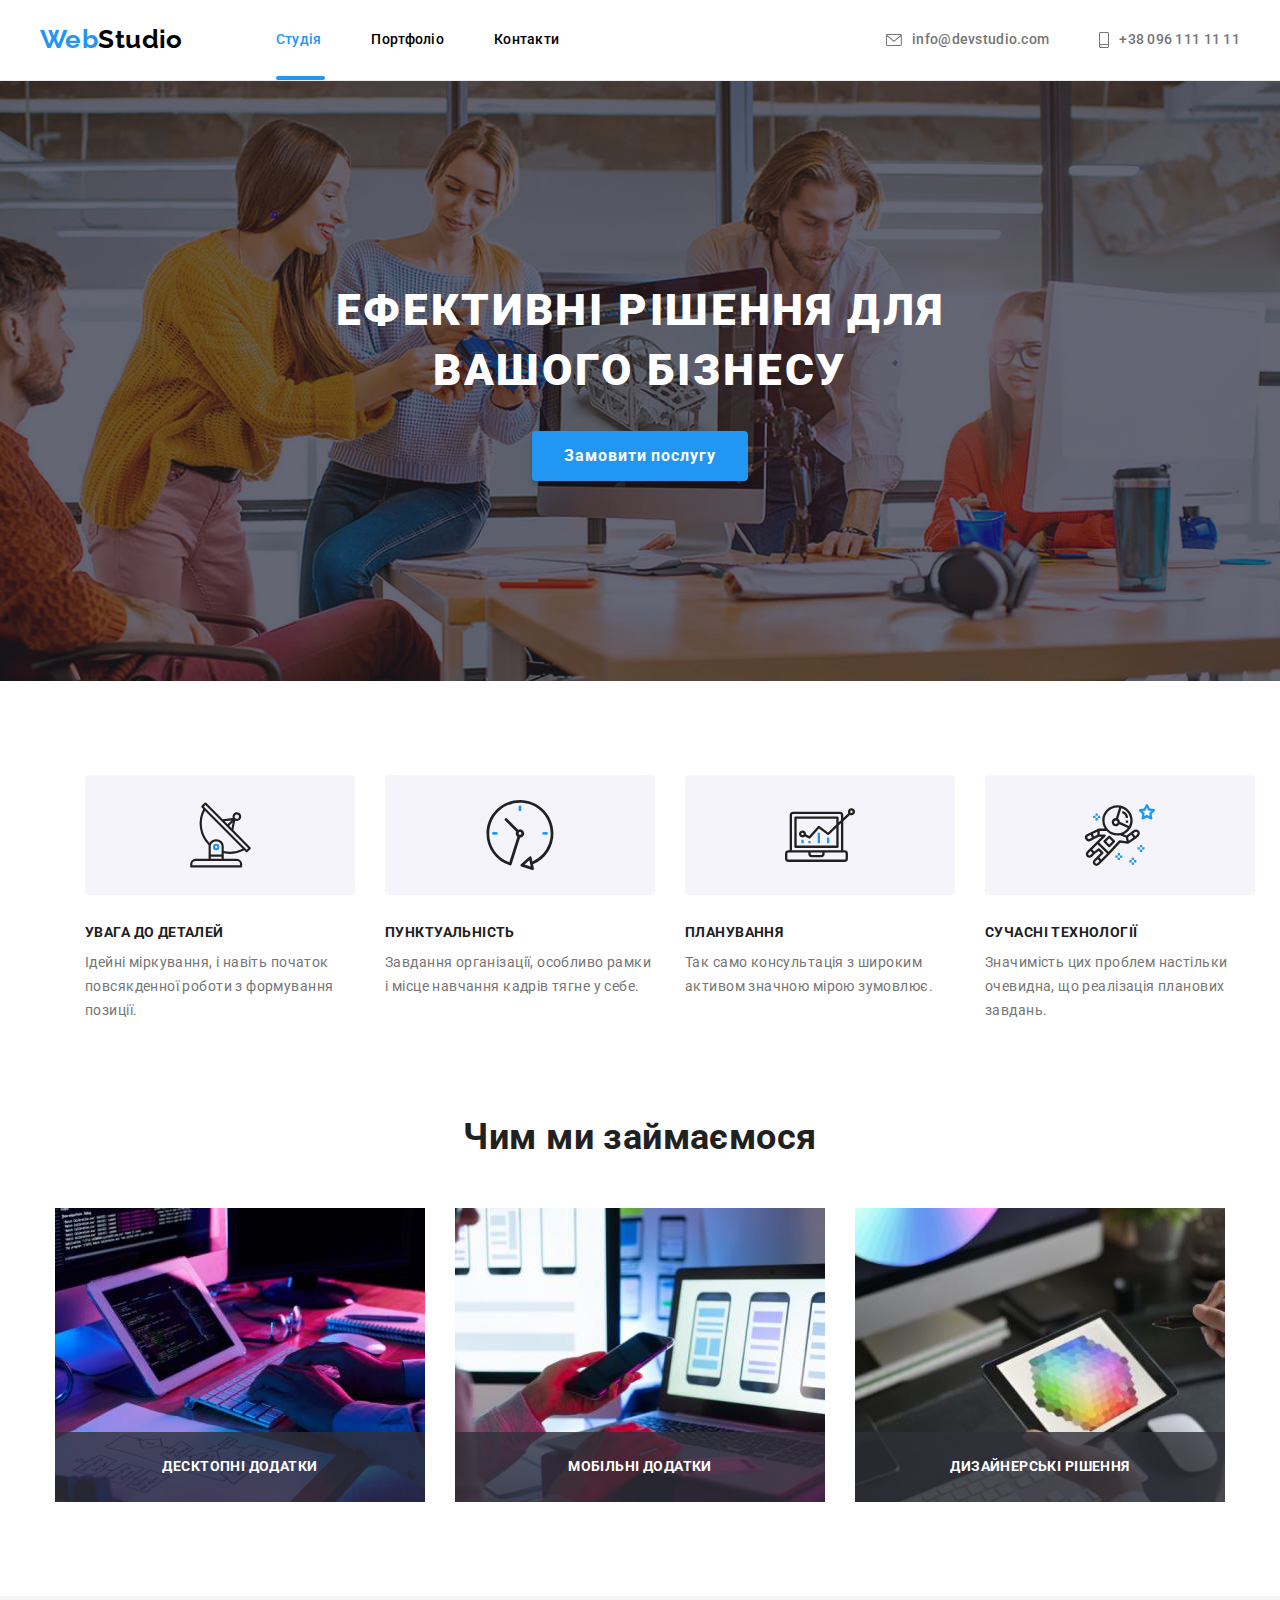
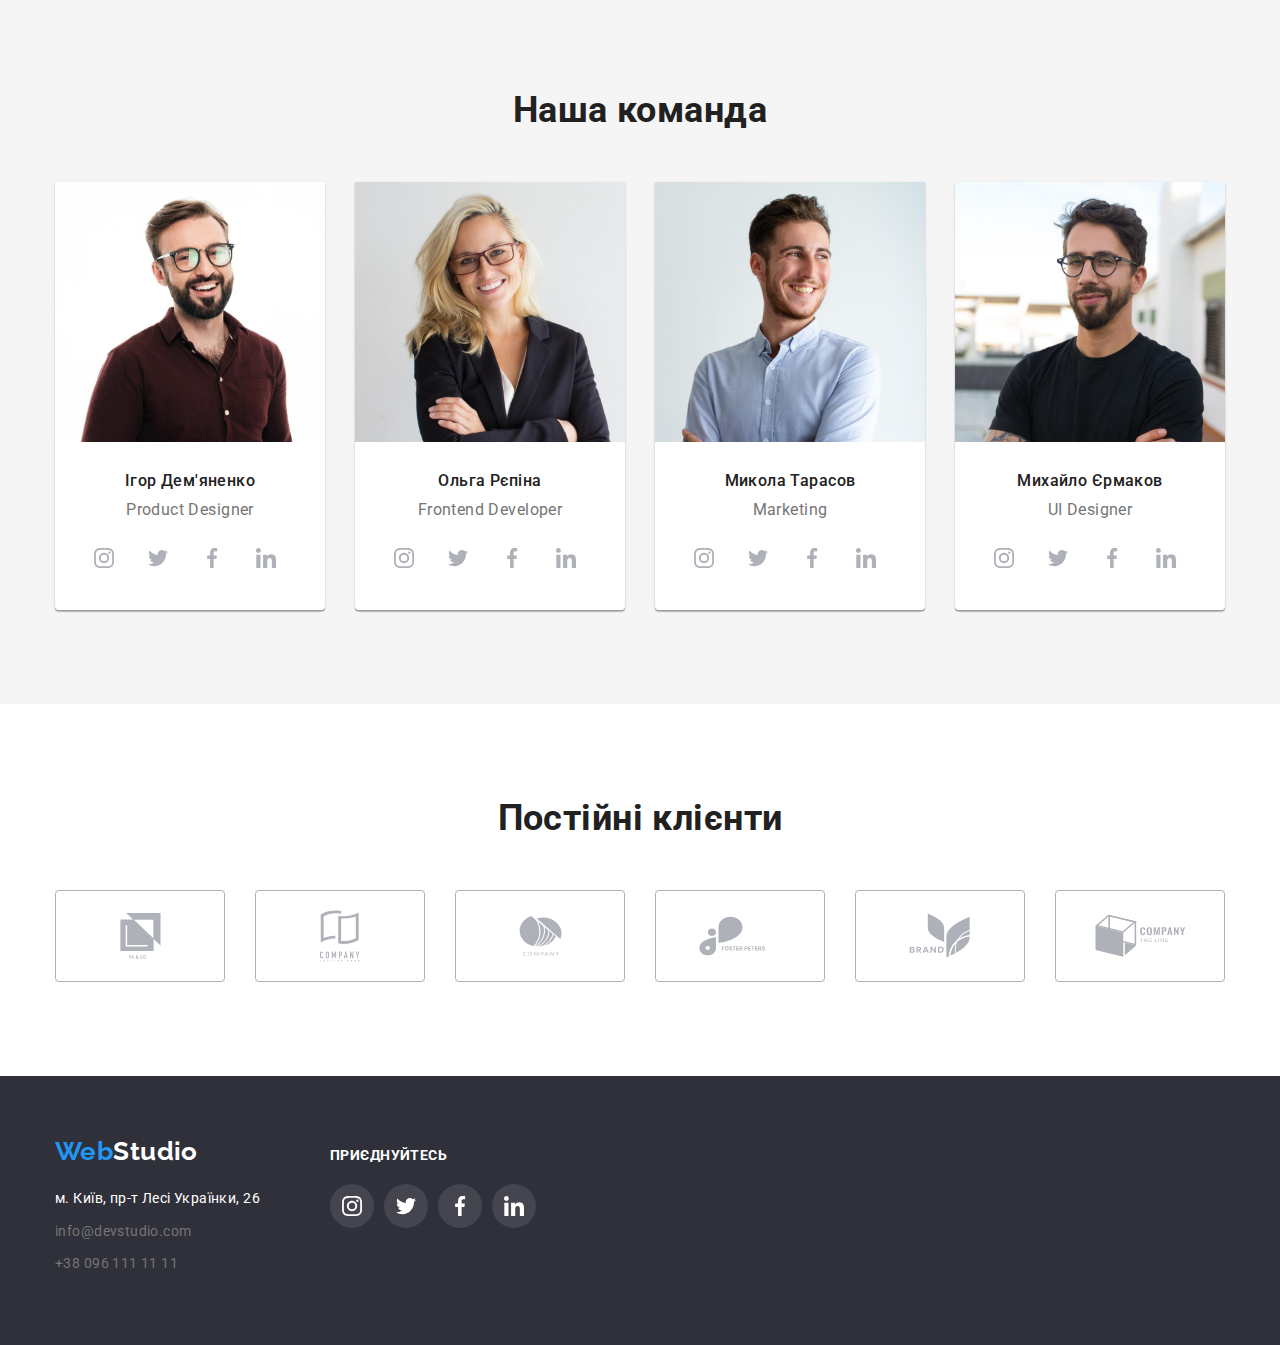
<file: index.html>
<!DOCTYPE html>
<html lang="uk">
    <head>
        <meta charset="UTF-8" />
        <meta http-equiv="X-UA-Compatible" content="IE=edge" />
        <meta name="viewport" content="width=device-width, initial-scale=1.0" />
        <link
            rel="stylesheet"
            href="https://cdnjs.cloudflare.com/ajax/libs/modern-normalize/1.1.0/modern-normalize.css"
        />
        <title>Студія</title>
        <link rel="stylesheet" type="text/css" href="./css/style.css" />
    </head>
    <body>
        <header class="header">
            <div class="container container_header">
                <nav class="navbar">
                    <a class="logo" href="#">
                        <span class="logo__text logo__text_blue">Web</span>
                        <span class="logo__text">Studio</span>
                    </a>
                    <ul class="navbar__list">
                        <li class="navbar__item navbar__item_active">
                            <a href="./index.html" class="navbar__link">
                                Студія
                            </a>
                        </li>
                        <li class="navbar__item">
                            <a href="./portfolio.html" class="navbar__link">
                                Портфоліо
                            </a>
                        </li>
                        <li class="navbar__item">
                            <a href="#" class="navbar__link"> Контакти </a>
                        </li>
                    </ul>
                </nav>
                <ul class="contacts">
                    <li class="contacts__item">
                        <a
                            href="mailto:info@devstudio.com"
                            class="contacts__link"
                        >
                            <svg class="contacts__icon" width="16" height="12">
                                <use
                                    href="./images/symbol-defs.svg#icon-mail"
                                ></use>
                            </svg>
                            info@devstudio.com</a
                        >
                    </li>
                    <li class="contacts__item">
                        <a href="tel:+380961111111" class="contacts__link">
                            <svg class="contacts__icon" width="10" height="16">
                                <use
                                    href="./images/symbol-defs.svg#icon-phone"
                                ></use>
                            </svg>
                            +38 096 111 11 11</a
                        >
                    </li>
                </ul>
            </div>
        </header>
        <main>
            <section class="order">
                <div class="container container_order">
                    <h1 class="order__header">
                        ЕФЕКТИВНІ РІШЕННЯ ДЛЯ <br />
                        ВАШОГО БІЗНЕСУ
                    </h1>
                    <button class="order__button" type="button" data-modal-open>
                        Замовити послугу
                    </button>
                </div>
            </section>
            <section class="section section_priorities">
                <div class="container container_priorities">
                    <!-- <h2 class="second-header">Наші пріорітети</h2> -->
                    <!--Нема в макеті-->
                    <ul class="priorities-articles">
                        <li class="priorities-articles__item">
                            <div class="priorities-articles__icon-container">
                                <svg
                                    class="priorities-articles__icon"
                                    width="65"
                                    height="70"
                                >
                                    <use
                                        href="./images/symbol-defs.svg#icon-antenna"
                                    ></use>
                                </svg>
                            </div>
                            <h3 class="priorities-articles__item-header">
                                УВАГА ДО ДЕТАЛЕЙ
                            </h3>
                            <p class="priorities-articles__item-text">
                                Ідейні міркування, і навіть початок повсякденної
                                роботи з формування позиції.
                            </p>
                        </li>
                        <li class="priorities-articles__item">
                            <div class="priorities-articles__icon-container">
                                <svg
                                    class="priorities-articles__icon"
                                    width="70"
                                    height="70"
                                >
                                    <use
                                        href="./images/symbol-defs.svg#icon-clock"
                                    ></use>
                                </svg>
                            </div>
                            <h3 class="priorities-articles__item-header">
                                ПУНКТУАЛЬНІСТЬ
                            </h3>
                            <p class="priorities-articles__item-text">
                                Завдання організації, особливо рамки і місце
                                навчання кадрів тягне у себе.
                            </p>
                        </li>
                        <li class="priorities-articles__item">
                            <div class="priorities-articles__icon-container">
                                <svg
                                    class="priorities-articles__icon"
                                    width="70"
                                    height="70"
                                >
                                    <use
                                        href="./images/symbol-defs.svg#icon-diagram"
                                    ></use>
                                </svg>
                            </div>
                            <h3 class="priorities-articles__item-header">
                                ПЛАНУВАННЯ
                            </h3>
                            <p class="priorities-articles__item-text">
                                Так само консультація з широким активом значною
                                мірою зумовлює.
                            </p>
                        </li>
                        <li class="priorities-articles__item">
                            <div class="priorities-articles__icon-container">
                                <svg
                                    class="priorities-articles__icon"
                                    width="70"
                                    height="70"
                                >
                                    <use
                                        href="./images/symbol-defs.svg#icon-astronaut"
                                    ></use>
                                </svg>
                            </div>
                            <h3 class="priorities-articles__item-header">
                                СУЧАСНІ ТЕХНОЛОГІЇ
                            </h3>
                            <p class="priorities-articles__item-text">
                                Значимість цих проблем настільки очевидна, що
                                реалізація планових завдань.
                            </p>
                        </li>
                    </ul>
                </div>
            </section>
            <section class="section">
                <div class="container container_images">
                    <h2 class="second-header">Чим ми займаємося</h2>
                    <ul class="images-list">
                        <li class="images-list__item">
                            <img
                                width="370"
                                height="294"
                                src="./images/img_1.jpg"
                                alt="writting code"
                            />
                            <span class="images-list__text"
                                >Десктопні додатки</span
                            >
                        </li>
                        <li class="images-list__item">
                            <img
                                width="370"
                                height="294"
                                src="./images/img_2.jpg"
                                alt="check adaptability"
                            />
                            <span class="images-list__text"
                                >Мобільні додатки</span
                            >
                        </li>
                        <li class="images-list__item">
                            <img
                                width="370"
                                height="294"
                                src="./images/img_3.jpg"
                                alt="create design"
                            />
                            <span class="images-list__text"
                                >Дизайнерські рішення</span
                            >
                        </li>
                    </ul>
                </div>
            </section>
            <section class="section team-section">
                <div class="container container_team">
                    <h2 class="second-header">Наша команда</h2>
                    <ul class="team">
                        <li class="team-card">
                            <img
                                width="270"
                                height="260"
                                class="team-card__photo"
                                src="./images/img_4.jpg"
                                alt="Product Designer"
                            />
                            <div class="team-card__text">
                                <h3 class="team-card__name">Ігор Дем'яненко</h3>
                                <p class="team-card__profession">
                                    Product Designer
                                </p>
                                <ul class="social-networks">
                                    <li class="social-networks__links-item">
                                        <a
                                            href="#"
                                            class="social-networks__link"
                                        >
                                            <svg
                                                class="social-networks__icon"
                                                width="20"
                                                height="20"
                                            >
                                                <use
                                                    href="./images/symbol-defs.svg#icon-instagram"
                                                ></use>
                                            </svg>
                                        </a>
                                    </li>
                                    <li class="social-networks__links-item">
                                        <a
                                            href="#"
                                            class="social-networks__link"
                                        >
                                            <svg
                                                class="social-networks__icon"
                                                width="20"
                                                height="20"
                                            >
                                                <use
                                                    href="./images/symbol-defs.svg#icon-twitter"
                                                ></use>
                                            </svg>
                                        </a>
                                    </li>
                                    <li class="social-networks__links-item">
                                        <a
                                            href="#"
                                            class="social-networks__link"
                                        >
                                            <svg
                                                class="social-networks__icon"
                                                width="20"
                                                height="20"
                                            >
                                                <use
                                                    href="./images/symbol-defs.svg#icon-facebook"
                                                ></use>
                                            </svg>
                                        </a>
                                    </li>
                                    <li class="social-networks__links-item">
                                        <a
                                            href="#"
                                            class="social-networks__link"
                                        >
                                            <svg
                                                class="social-networks__icon"
                                                width="20"
                                                height="20"
                                            >
                                                <use
                                                    href="./images/symbol-defs.svg#icon-linkedin"
                                                ></use>
                                            </svg>
                                        </a>
                                    </li>
                                </ul>
                            </div>
                        </li>
                        <li class="team-card">
                            <img
                                width="270"
                                height="260"
                                class="team-card__photo"
                                src="./images/img_5.jpg"
                                alt="Frontend Developer"
                            />
                            <div class="team-card__text">
                                <h3 class="team-card__name">Ольга Рєпіна</h3>
                                <p class="team-card__profession">
                                    Frontend Developer
                                </p>
                                <ul class="social-networks">
                                    <li class="social-networks__links-item">
                                        <a
                                            href="#"
                                            class="social-networks__link"
                                        >
                                            <svg
                                                class="social-networks__icon"
                                                width="20"
                                                height="20"
                                            >
                                                <use
                                                    href="./images/symbol-defs.svg#icon-instagram"
                                                ></use>
                                            </svg>
                                        </a>
                                    </li>
                                    <li class="social-networks__links-item">
                                        <a
                                            href="#"
                                            class="social-networks__link"
                                        >
                                            <svg
                                                class="social-networks__icon"
                                                width="20"
                                                height="20"
                                            >
                                                <use
                                                    href="./images/symbol-defs.svg#icon-twitter"
                                                ></use>
                                            </svg>
                                        </a>
                                    </li>
                                    <li class="social-networks__links-item">
                                        <a
                                            href="#"
                                            class="social-networks__link"
                                        >
                                            <svg
                                                class="social-networks__icon"
                                                width="20"
                                                height="20"
                                            >
                                                <use
                                                    href="./images/symbol-defs.svg#icon-facebook"
                                                ></use>
                                            </svg>
                                        </a>
                                    </li>
                                    <li class="social-networks__links-item">
                                        <a
                                            href="#"
                                            class="social-networks__link"
                                        >
                                            <svg
                                                class="social-networks__icon"
                                                width="20"
                                                height="20"
                                            >
                                                <use
                                                    href="./images/symbol-defs.svg#icon-linkedin"
                                                ></use>
                                            </svg>
                                        </a>
                                    </li>
                                </ul>
                            </div>
                        </li>
                        <li class="team-card">
                            <img
                                width="270"
                                height="260"
                                class="team-card__photo"
                                src="./images/img_6.jpg"
                                alt="Marketing"
                            />
                            <div class="team-card__text">
                                <h3 class="team-card__name">Микола Тарасов</h3>
                                <p class="team-card__profession">Marketing</p>
                                <ul class="social-networks">
                                    <li class="social-networks__links-item">
                                        <a
                                            href="#"
                                            class="social-networks__link"
                                        >
                                            <svg
                                                class="social-networks__icon"
                                                width="20"
                                                height="20"
                                            >
                                                <use
                                                    href="./images/symbol-defs.svg#icon-instagram"
                                                ></use>
                                            </svg>
                                        </a>
                                    </li>
                                    <li class="social-networks__links-item">
                                        <a
                                            href="#"
                                            class="social-networks__link"
                                        >
                                            <svg
                                                class="social-networks__icon"
                                                width="20"
                                                height="20"
                                            >
                                                <use
                                                    href="./images/symbol-defs.svg#icon-twitter"
                                                ></use>
                                            </svg>
                                        </a>
                                    </li>
                                    <li class="social-networks__links-item">
                                        <a
                                            href="#"
                                            class="social-networks__link"
                                        >
                                            <svg
                                                class="social-networks__icon"
                                                width="20"
                                                height="20"
                                            >
                                                <use
                                                    href="./images/symbol-defs.svg#icon-facebook"
                                                ></use>
                                            </svg>
                                        </a>
                                    </li>
                                    <li class="social-networks__links-item">
                                        <a
                                            href="#"
                                            class="social-networks__link"
                                        >
                                            <svg
                                                class="social-networks__icon"
                                                width="20"
                                                height="20"
                                            >
                                                <use
                                                    href="./images/symbol-defs.svg#icon-linkedin"
                                                ></use>
                                            </svg>
                                        </a>
                                    </li>
                                </ul>
                            </div>
                        </li>
                        <li class="team-card">
                            <img
                                width="270"
                                height="260"
                                class="team-card__photo"
                                src="./images/img_7.jpg"
                                alt="UI Designer"
                            />
                            <div class="team-card__text">
                                <h3 class="team-card__name">Михайло Єрмаков</h3>
                                <p class="team-card__profession">UI Designer</p>
                                <ul class="social-networks">
                                    <li class="social-networks__links-item">
                                        <a
                                            href="#"
                                            class="social-networks__link"
                                        >
                                            <svg
                                                class="social-networks__icon"
                                                width="20"
                                                height="20"
                                            >
                                                <use
                                                    href="./images/symbol-defs.svg#icon-instagram"
                                                ></use>
                                            </svg>
                                        </a>
                                    </li>
                                    <li class="social-networks__links-item">
                                        <a
                                            href="#"
                                            class="social-networks__link"
                                        >
                                            <svg
                                                class="social-networks__icon"
                                                width="20"
                                                height="20"
                                            >
                                                <use
                                                    href="./images/symbol-defs.svg#icon-twitter"
                                                ></use>
                                            </svg>
                                        </a>
                                    </li>
                                    <li class="social-networks__links-item">
                                        <a
                                            href="#"
                                            class="social-networks__link"
                                        >
                                            <svg
                                                class="social-networks__icon"
                                                width="20"
                                                height="20"
                                            >
                                                <use
                                                    href="./images/symbol-defs.svg#icon-facebook"
                                                ></use>
                                            </svg>
                                        </a>
                                    </li>
                                    <li class="social-networks__links-item">
                                        <a
                                            href="#"
                                            class="social-networks__link"
                                        >
                                            <svg
                                                class="social-networks__icon"
                                                width="20"
                                                height="20"
                                            >
                                                <use
                                                    href="./images/symbol-defs.svg#icon-linkedin"
                                                ></use>
                                            </svg>
                                        </a>
                                    </li>
                                </ul>
                            </div>
                        </li>
                    </ul>
                </div>
            </section>
            <section class="section clients">
                <div class="container container_clients">
                    <h2 class="second-header">Постійні клієнти</h2>
                    <ul class="clients__list">
                        <li class="clients__item">
                            <a href="#" class="clients__link">
                                <svg
                                    class="clients__icon"
                                    width="41"
                                    height="46"
                                >
                                    <use
                                        href="./images/symbol-defs.svg#icon-company_1"
                                    ></use>
                                </svg>
                            </a>
                        </li>
                        <li class="clients__item">
                            <a href="#" class="clients__link">
                                <svg
                                    class="clients__icon"
                                    width="40"
                                    height="52"
                                >
                                    <use
                                        href="./images/symbol-defs.svg#icon-company_2"
                                    ></use>
                                </svg>
                            </a>
                        </li>
                        <li class="clients__item">
                            <a href="#" class="clients__link">
                                <svg
                                    class="clients__icon"
                                    width="43"
                                    height="41"
                                >
                                    <use
                                        href="./images/symbol-defs.svg#icon-company_3"
                                    ></use>
                                </svg>
                            </a>
                        </li>
                        <li class="clients__item">
                            <a href="#" class="clients__link">
                                <svg
                                    class="clients__icon"
                                    width="84"
                                    height="40"
                                >
                                    <use
                                        href="./images/symbol-defs.svg#icon-company_6"
                                    ></use>
                                </svg>
                            </a>
                        </li>
                        <li class="clients__item">
                            <a href="#" class="clients__link">
                                <svg
                                    class="clients__icon"
                                    width="62"
                                    height="45"
                                >
                                    <use
                                        href="./images/symbol-defs.svg#icon-company_4"
                                    ></use>
                                </svg>
                            </a>
                        </li>
                        <li class="clients__item">
                            <a href="#" class="clients__link">
                                <svg
                                    class="clients__icon"
                                    width="93"
                                    height="43"
                                >
                                    <use
                                        href="./images/symbol-defs.svg#icon-company_5"
                                    ></use>
                                </svg>
                            </a>
                        </li>
                    </ul>
                </div>
            </section>
        </main>
        <footer class="footer">
            <div class="container container_footer">
                <div class="footer__info">
                    <a class="logo" href="#">
                        <span class="logo__text logo__text_blue">Web</span>
                        <span class="logo__text logo__text_white">Studio</span>
                    </a>
                    <address>
                        <p class="location">м. Київ, пр-т Лесі Українки, 26</p>
                        <ul class="footer__contacts">
                            <li class="footer__contacts-item">
                                <a
                                    href="mailto:info@devstudio.com"
                                    class="footer__contacts-link"
                                    >info@devstudio.com</a
                                >
                            </li>
                            <li class="footer__contacts-item">
                                <a
                                    href="tel:+380961111111"
                                    class="footer__contacts-link"
                                    >+38 096 111 11 11</a
                                >
                            </li>
                        </ul>
                    </address>
                </div>
                <div class="footer__social-networks">
                    <p class="footer__header">Приєднуйтесь</p>
                    <ul class="social-networks social-networks_footer">
                        <li class="social-networks__links-item">
                            <a href="#" class="social-networks__link">
                                <svg
                                    class="social-networks__icon"
                                    width="20"
                                    height="20"
                                >
                                    <use
                                        href="./images/symbol-defs.svg#icon-instagram"
                                    ></use>
                                </svg>
                            </a>
                        </li>
                        <li class="social-networks__links-item">
                            <a href="#" class="social-networks__link">
                                <svg
                                    class="social-networks__icon"
                                    width="20"
                                    height="20"
                                >
                                    <use
                                        href="./images/symbol-defs.svg#icon-twitter"
                                    ></use>
                                </svg>
                            </a>
                        </li>
                        <li class="social-networks__links-item">
                            <a href="#" class="social-networks__link">
                                <svg
                                    class="social-networks__icon"
                                    width="20"
                                    height="20"
                                >
                                    <use
                                        href="./images/symbol-defs.svg#icon-facebook"
                                    ></use>
                                </svg>
                            </a>
                        </li>
                        <li class="social-networks__links-item">
                            <a href="#" class="social-networks__link">
                                <svg
                                    class="social-networks__icon"
                                    width="20"
                                    height="20"
                                >
                                    <use
                                        href="./images/symbol-defs.svg#icon-linkedin"
                                    ></use>
                                </svg>
                            </a>
                        </li>
                    </ul>
                </div>
            </div>
        </footer>
        <div class="backdrop is-hidden" data-modal>
            <div class="modal">
                <button class="close-modal-btn" type="button" data-modal-close>
                    <svg width="18" height="18" class="close-icon">
                        <use href="./images/symbol-defs.svg#icon-cross"></use>
                    </svg>
                </button>
            </div>
            </div>
        </div>
        <script src="./js/modal.js"></script>
    </body>
</html>
</file>
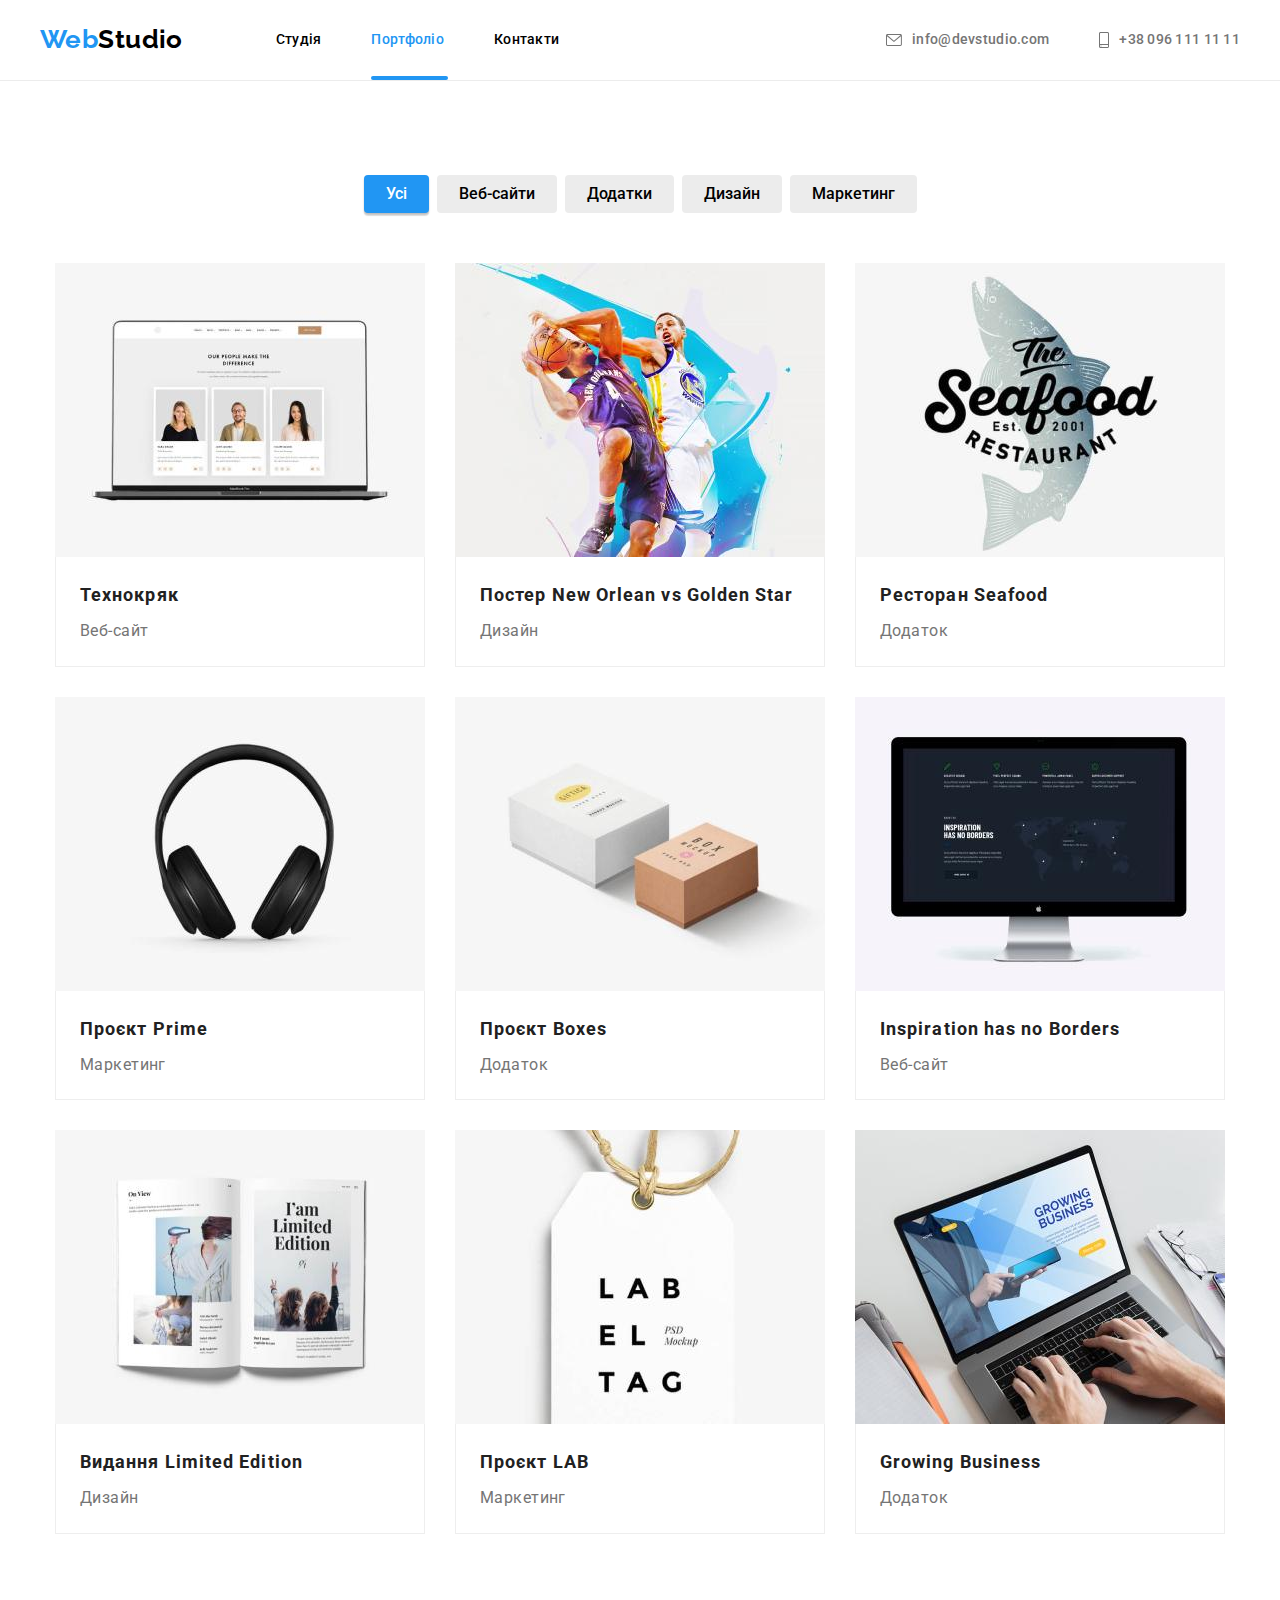
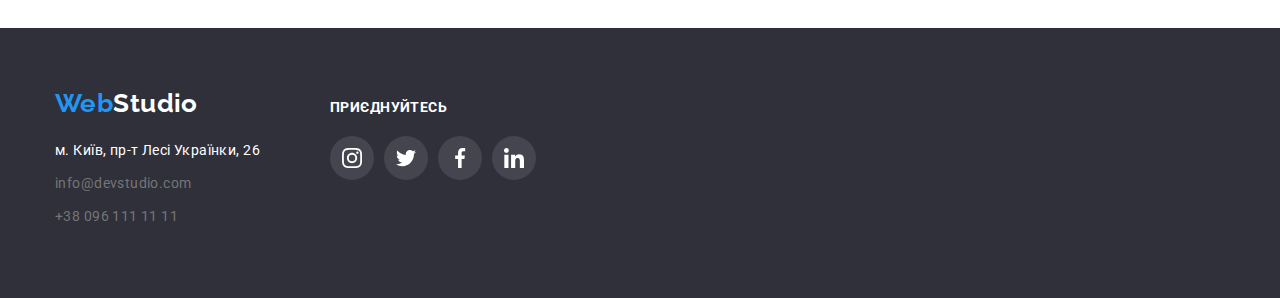
<file: portfolio.html>
<!DOCTYPE html>
<html lang="uk">
    <head>
        <meta charset="UTF-8" />
        <meta http-equiv="X-UA-Compatible" content="IE=edge" />
        <meta name="viewport" content="width=device-width, initial-scale=1.0" />
        <link
            rel="stylesheet"
            href="https://cdnjs.cloudflare.com/ajax/libs/modern-normalize/1.1.0/modern-normalize.css"
        />
        <title>Портфоліо</title>
        <link rel="stylesheet" type="text/css" href="./css/style.css" />
    </head>
    <body>
        <header class="header">
            <div class="container container_header">
                <nav class="navbar">
                    <a class="logo" href="#">
                        <span class="logo__text logo__text_blue">Web</span>
                        <span class="logo__text">Studio</span>
                    </a>
                    <ul class="navbar__list">
                        <li class="navbar__item">
                            <a href="./index.html" class="navbar__link">
                                Студія
                            </a>
                        </li>
                        <li class="navbar__item navbar__item_active">
                            <a href="./portfolio.html" class="navbar__link">
                                Портфоліо
                            </a>
                        </li>
                        <li class="navbar__item">
                            <a href="#" class="navbar__link"> Контакти </a>
                        </li>
                    </ul>
                </nav>
                <ul class="contacts">
                    <li class="contacts__item">
                        <a
                            href="mailto:info@devstudio.com"
                            class="contacts__link"
                        >
                            <svg class="contacts__icon" width="16" height="12">
                                <use
                                    href="./images/symbol-defs.svg#icon-mail"
                                ></use>
                            </svg>
                            info@devstudio.com</a
                        >
                    </li>
                    <li class="contacts__item">
                        <a href="tel:+380961111111" class="contacts__link">
                            <svg class="contacts__icon" width="10" height="16">
                                <use
                                    href="./images/symbol-defs.svg#icon-phone"
                                ></use>
                            </svg>
                            +38 096 111 11 11</a
                        >
                    </li>
                </ul>
            </div>
        </header>
        <main>
            <section class="section portfolio">
                <div class="container container_portfolio">
                    <h1 class="portfolio__section-header">Портфоліо</h1>
                    <ul class="filters">
                        <li class="filters__item">
                            <button
                                class="filters__button filters__button_active"
                            >
                                Усі
                            </button>
                        </li>
                        <li class="filters__item">
                            <button class="filters__button">Веб-сайти</button>
                        </li>
                        <li class="filters__item">
                            <button class="filters__button">Додатки</button>
                        </li>
                        <li class="filters__item">
                            <button class="filters__button">Дизайн</button>
                        </li>
                        <li class="filters__item">
                            <button class="filters__button">Маркетинг</button>
                        </li>
                    </ul>
                    <ul class="portfolio__list">
                        <li class="portfolio__item">
                            <a class="portfolio__link" href="#">
                                <div class="portfolio__img-container">
                                    <img
                                        width="370"
                                        height="294"
                                        src="./images/img_8.jpg"
                                        alt="Технокряк"
                                    />
                                    <span class="portfolio__description"
                                        >Ресурс пропонує комплексні пропозиції з
                                        різним рівнем функціоналу та сервісів.
                                        Все це дозволить відвідувачу отримати
                                        вичерпні відомості про компанію чи
                                        приватну особу.</span
                                    >
                                </div>
                                <div class="portfolio__item-info">
                                    <h2 class="portfolio__item-header">
                                        Технокряк
                                    </h2>
                                    <p class="portfolio__item-text">Веб-сайт</p>
                                </div>
                            </a>
                        </li>
                        <li class="portfolio__item">
                            <a class="portfolio__link" href="#">
                                <div class="portfolio__img-container">
                                    <img
                                        width="370"
                                        height="294"
                                        src="./images/img_9.jpg"
                                        alt="Постер New Orlean vs Golden Star"
                                    />
                                    <span class="portfolio__description"
                                        >Ресурс пропонує комплексні пропозиції з
                                        різним рівнем функціоналу та сервісів.
                                        Все це дозволить відвідувачу отримати
                                        вичерпні відомості про компанію чи
                                        приватну особу.</span
                                    >
                                </div>
                                <div class="portfolio__item-info">
                                    <h2 class="portfolio__item-header">
                                        Постер New Orlean vs Golden Star
                                    </h2>
                                    <p class="portfolio__item-text">Дизайн</p>
                                </div>
                            </a>
                        </li>
                        <li class="portfolio__item">
                            <a class="portfolio__link" href="#">
                                <div class="portfolio__img-container">
                                    <img
                                        width="370"
                                        height="294"
                                        src="./images/img_10.jpg"
                                        alt="Ресторан Seafood"
                                    />
                                    <span class="portfolio__description"
                                        >Ресурс пропонує комплексні пропозиції з
                                        різним рівнем функціоналу та сервісів.
                                        Все це дозволить відвідувачу отримати
                                        вичерпні відомості про компанію чи
                                        приватну особу.</span
                                    >
                                </div>
                                <div class="portfolio__item-info">
                                    <h2 class="portfolio__item-header">
                                        Ресторан Seafood
                                    </h2>
                                    <p class="portfolio__item-text">Додаток</p>
                                </div>
                            </a>
                        </li>
                        <li class="portfolio__item">
                            <a class="portfolio__link" href="#">
                                <div class="portfolio__img-container">
                                    <img
                                        width="370"
                                        height="294"
                                        src="./images/img_11.jpg"
                                        alt="Проєкт Prime"
                                    />
                                    <span class="portfolio__description"
                                        >Ресурс пропонує комплексні пропозиції з
                                        різним рівнем функціоналу та сервісів.
                                        Все це дозволить відвідувачу отримати
                                        вичерпні відомості про компанію чи
                                        приватну особу.</span
                                    >
                                </div>
                                <div class="portfolio__item-info">
                                    <h2 class="portfolio__item-header">
                                        Проєкт Prime
                                    </h2>
                                    <p class="portfolio__item-text">
                                        Маркетинг
                                    </p>
                                </div>
                            </a>
                        </li>
                        <li class="portfolio__item">
                            <a class="portfolio__link" href="#">
                                <div class="portfolio__img-container">
                                    <img
                                        width="370"
                                        height="294"
                                        src="./images/img_12.jpg"
                                        alt="Проєкт Boxes"
                                    />
                                    <span class="portfolio__description"
                                        >Ресурс пропонує комплексні пропозиції з
                                        різним рівнем функціоналу та сервісів.
                                        Все це дозволить відвідувачу отримати
                                        вичерпні відомості про компанію чи
                                        приватну особу.</span
                                    >
                                </div>
                                <div class="portfolio__item-info">
                                    <h2 class="portfolio__item-header">
                                        Проєкт Boxes
                                    </h2>
                                    <p class="portfolio__item-text">Додаток</p>
                                </div>
                            </a>
                        </li>
                        <li class="portfolio__item">
                            <a class="portfolio__link" href="#">
                                <div class="portfolio__img-container">
                                    <img
                                        width="370"
                                        height="294"
                                        src="./images/img_13.jpg"
                                        alt="Inspiration has no Borders"
                                    />
                                    <span class="portfolio__description"
                                        >Ресурс пропонує комплексні пропозиції з
                                        різним рівнем функціоналу та сервісів.
                                        Все це дозволить відвідувачу отримати
                                        вичерпні відомості про компанію чи
                                        приватну особу.</span
                                    >
                                </div>
                                <div class="portfolio__item-info">
                                    <h2 class="portfolio__item-header">
                                        Inspiration has no Borders
                                    </h2>
                                    <p class="portfolio__item-text">Веб-сайт</p>
                                </div>
                            </a>
                        </li>
                        <li class="portfolio__item">
                            <a class="portfolio__link" href="#">
                                <div class="portfolio__img-container">
                                    <img
                                        width="370"
                                        height="294"
                                        src="./images/img_14.jpg"
                                        alt="Видання Limited Edition"
                                    />
                                    <span class="portfolio__description"
                                        >Ресурс пропонує комплексні пропозиції з
                                        різним рівнем функціоналу та сервісів.
                                        Все це дозволить відвідувачу отримати
                                        вичерпні відомості про компанію чи
                                        приватну особу.</span
                                    >
                                </div>
                                <div class="portfolio__item-info">
                                    <h2 class="portfolio__item-header">
                                        Видання Limited Edition
                                    </h2>
                                    <p class="portfolio__item-text">Дизайн</p>
                                </div>
                            </a>
                        </li>
                        <li class="portfolio__item">
                            <a class="portfolio__link" href="#">
                                <div class="portfolio__img-container">
                                    <img
                                        width="370"
                                        height="294"
                                        src="./images/img_15.jpg"
                                        alt="Проєкт LAB"
                                    />
                                    <span class="portfolio__description"
                                        >Ресурс пропонує комплексні пропозиції з
                                        різним рівнем функціоналу та сервісів.
                                        Все це дозволить відвідувачу отримати
                                        вичерпні відомості про компанію чи
                                        приватну особу.</span
                                    >
                                </div>
                                <div class="portfolio__item-info">
                                    <h2 class="portfolio__item-header">
                                        Проєкт LAB
                                    </h2>
                                    <p class="portfolio__item-text">
                                        Маркетинг
                                    </p>
                                </div>
                            </a>
                        </li>
                        <li class="portfolio__item">
                            <a class="portfolio__link" href="#">
                                <div class="portfolio__img-container">
                                    <img
                                        width="370"
                                        height="294"
                                        src="./images/img_16.jpg"
                                        alt="Growing Business"
                                    />
                                    <span class="portfolio__description"
                                        >Ресурс пропонує комплексні пропозиції з
                                        різним рівнем функціоналу та сервісів.
                                        Все це дозволить відвідувачу отримати
                                        вичерпні відомості про компанію чи
                                        приватну особу.</span
                                    >
                                </div>
                                <div class="portfolio__item-info">
                                    <h2 class="portfolio__item-header">
                                        Growing Business
                                    </h2>
                                    <p class="portfolio__item-text">Додаток</p>
                                </div>
                            </a>
                        </li>
                    </ul>
                </div>
            </section>
        </main>
        <footer class="footer">
            <div class="container container_footer">
                <div class="footer__info">
                    <a class="logo" href="#">
                        <span class="logo__text logo__text_blue">Web</span>
                        <span class="logo__text logo__text_white">Studio</span>
                    </a>
                    <address>
                        <p class="location">м. Київ, пр-т Лесі Українки, 26</p>
                        <ul class="footer__contacts">
                            <li class="footer__contacts-item">
                                <a
                                    href="mailto:info@devstudio.com"
                                    class="footer__contacts-link"
                                    >info@devstudio.com</a
                                >
                            </li>
                            <li class="footer__contacts-item">
                                <a
                                    href="tel:+380961111111"
                                    class="footer__contacts-link"
                                    >+38 096 111 11 11</a
                                >
                            </li>
                        </ul>
                    </address>
                </div>
                <div class="footer__social-networks">
                    <h3 class="footer__header">Приєднуйтесь</h3>
                    <ul class="social-networks social-networks_footer">
                        <li class="social-networks__links-item">
                            <a href="#" class="social-networks__link">
                                <svg
                                    class="social-networks__icon"
                                    width="20"
                                    height="20"
                                >
                                    <use
                                        href="./images/symbol-defs.svg#icon-instagram"
                                    ></use>
                                </svg>
                            </a>
                        </li>
                        <li class="social-networks__links-item">
                            <a href="#" class="social-networks__link">
                                <svg
                                    class="social-networks__icon"
                                    width="20"
                                    height="20"
                                >
                                    <use
                                        href="./images/symbol-defs.svg#icon-twitter"
                                    ></use>
                                </svg>
                            </a>
                        </li>
                        <li class="social-networks__links-item">
                            <a href="#" class="social-networks__link">
                                <svg
                                    class="social-networks__icon"
                                    width="20"
                                    height="20"
                                >
                                    <use
                                        href="./images/symbol-defs.svg#icon-facebook"
                                    ></use>
                                </svg>
                            </a>
                        </li>
                        <li class="social-networks__links-item">
                            <a href="#" class="social-networks__link">
                                <svg
                                    class="social-networks__icon"
                                    width="20"
                                    height="20"
                                >
                                    <use
                                        href="./images/symbol-defs.svg#icon-linkedin"
                                    ></use>
                                </svg>
                            </a>
                        </li>
                    </ul>
                </div>
            </div>
        </footer>
    </body>
</html>
</file>
<file: css/style.css>
@import url("https://fonts.googleapis.com/css2?family=Raleway:wght@700&display=swap");
@import url("https://fonts.googleapis.com/css2?family=Roboto:wght@400;500;700;900&display=swap");
:root {
  --blue: #2196F3;
  --border-color: #EEEEEE;
  --lighest-gray: #ECECEC;
  --light-gray: #F5F5F5;
  --light-gray-2: #F5F4FA;
  --gray: #757575;
  --gray-2: #AFB1B8;
  --dark-gray: #2F303A;
  --darkest-gray: #212121;
  --white: white;
  --overlay-gradient: rgba(47, 48, 58, 0.4);
  --social-networks-bg: rgba(255, 255, 255, 0.1);
  --overlay-text: rgba(47, 48, 58, 0.8);
}

html,
body {
  height: 100%;
  width: 100%;
}

body {
  box-sizing: border-box;
  margin: 0;
  padding: 0;
  font-family: "Roboto", sans-serif;
  background-color: var(--white);
  font-size: 14px;
  letter-spacing: 0.03em;
  color: var(--darkest-gray);
}

ul {
  list-style: none;
  margin: 0;
  padding: 0;
}

h1,
h2,
h3,
h4,
h5,
h6,
p {
  margin: 0;
  font-size: 14px;
}

img {
  display: block;
  max-width: 100%;
  height: auto;
  margin: 0;
}

.backdrop {
  width: 100%;
  height: 100%;
  z-index: 10;
  display: flex;
  background-color: rgba(0, 0, 0, 0.2);
  opacity: 1;
  position: fixed;
  top: 0;
  left: 0;
  transition-property: opacity;
  transition-timing-function: cubic-bezier(0.4, 0, 0.2, 1);
  transition-duration: 250ms;
  justify-content: center;
  align-items: center;
}

.modal {
  width: 528px;
  height: 581px;
  background-color: var(--white);
  box-shadow: 0px 1px 3px rgba(0, 0, 0, 0.12), 0px 1px 1px rgba(0, 0, 0, 0.14), 0px 2px 1px rgba(0, 0, 0, 0.2);
  border-radius: 4px;
  padding: 8px;
}

.close-modal-btn {
  width: 30px;
  height: 30px;
  border-radius: 100%;
  border: 1px solid rgba(0, 0, 0, 0.1);
  background-color: var(--white);
  display: flex;
  justify-content: center;
  align-items: center;
  margin-left: auto;
  cursor: pointer;
}

.close-icon {
  display: block;
}

.is-hidden {
  visibility: hidden;
  opacity: 0;
  pointer-events: none;
}

.container {
  width: 1200px;
  margin: 0 auto;
  padding: 0 15px;
}
.container_header {
  display: flex;
  align-items: center;
  padding: 24px 0 25px 0;
}
.container_order {
  text-align: center;
}
.container_clients {
  text-align: center;
}
.container_footer {
  display: flex;
  align-items: baseline;
}

.section {
  padding: 94px 0 94px 0;
}
.section_priorities {
  padding-bottom: 0;
}

.logo {
  font-family: "Raleway", sans-serif;
  text-decoration: none;
  font-weight: 700;
  font-size: 26px;
  line-height: 1.2;
  display: flex;
  cursor: pointer;
}
.logo__text {
  color: black;
}
.logo__text_blue {
  color: var(--blue);
}
.logo__text_white {
  color: var(--white);
}

.header {
  width: 100%;
  border-bottom: 1px solid var(--lighest-gray);
}
.header .logo {
  margin-right: 93px;
}

.navbar {
  display: flex;
}
.navbar__list {
  display: flex;
  justify-content: space-between;
  align-items: center;
  padding: 0;
}
.navbar__item:not(:last-child) {
  margin-right: 50px;
}
.navbar__item:hover .navbar__link {
  color: var(--blue);
}
.navbar__item:focus .navbar__link {
  color: var(--blue);
}
.navbar__item_active .navbar__link {
  color: var(--blue);
  position: relative;
  padding: 33px 0;
}
.navbar__item_active .navbar__link::after {
  content: "";
  width: calc(100% + 4px);
  height: 4px;
  background-color: var(--blue);
  border-radius: 2px;
  position: absolute;
  bottom: 0;
  left: 0;
  right: 0;
}
.navbar__link {
  text-decoration: none;
  color: black;
  cursor: pointer;
  font-weight: 500;
  line-height: 1.14;
  letter-spacing: 0.02em;
  transition-timing-function: cubic-bezier(0.4, 0, 0.2, 1);
  transition-duration: 250ms;
  transition-property: color;
}

.contacts {
  margin-left: auto;
  display: flex;
}
.contacts__item:not(:last-child) {
  margin-right: 50px;
}
.contacts__item:hover .contacts__link {
  color: var(--blue);
}
.contacts__item:hover .contacts__icon {
  fill: var(--blue);
}
.contacts__item:focus .contacts__link {
  color: var(--blue);
}
.contacts__item:focus .contacts__icon {
  fill: var(--blue);
}
.contacts__link {
  text-decoration: none;
  font-weight: 500;
  line-height: 1.14;
  letter-spacing: 0.02em;
  color: var(--gray);
  display: flex;
  align-items: center;
  transition-timing-function: cubic-bezier(0.4, 0, 0.2, 1);
  transition-duration: 250ms;
  transition-property: color;
}
.contacts__icon {
  margin-right: 10px;
  fill: var(--gray);
  transition-timing-function: cubic-bezier(0.4, 0, 0.2, 1);
  transition-duration: 250ms;
  transition-property: fill;
}

.order {
  background: linear-gradient(to right, var(--overlay-gradient), var(--overlay-gradient)), url("../images/Img_17.jpg");
  background-repeat: no-repeat;
  background-position: center;
  background-size: cover;
  background-color: var(--dark-gray);
  padding: 200px 0;
  display: flex;
  flex-direction: column;
  align-items: center;
  max-width: 1600px;
  margin: 0 auto;
}
.order__header {
  color: var(--white);
  font-weight: 900;
  font-size: 44px;
  line-height: 1.36;
  letter-spacing: 0.06em;
  text-transform: uppercase;
  text-align: center;
  margin-bottom: 30px;
}
.order__button {
  font-family: "Roboto", sans-serif;
  cursor: pointer;
  padding: 10px 32px;
  background-color: var(--blue);
  border-radius: 4px;
  box-shadow: 0px 4px 4px rgba(0, 0, 0, 0.15);
  border: 0;
  font-weight: 700;
  font-size: 16px;
  line-height: 1.9;
  text-align: center;
  letter-spacing: 0.06em;
  color: var(--white);
}

.priorities-articles {
  display: flex;
  justify-content: space-between;
  margin: 0;
}
.priorities-articles__item {
  margin-left: 30px;
}
.priorities-articles__item-header {
  font-weight: 700;
  line-height: 1.14;
  text-transform: uppercase;
  margin: 0 0 10px 0;
}
.priorities-articles__item-text {
  line-height: 1.7;
  letter-spacing: 0.03em;
  color: var(--gray);
}
.priorities-articles__icon-container {
  display: flex;
  align-items: center;
  justify-content: center;
  text-align: center;
  background-color: var(--light-gray-2);
  border-radius: 4px;
  margin-bottom: 30px;
  width: 270px;
  height: 120px;
}

.second-header {
  font-weight: 700;
  font-size: 36px;
  line-height: 1.16;
  text-align: center;
  margin: 0 0 50px 0;
}

.images-list {
  display: flex;
}
.images-list__item {
  margin-left: 30px;
  position: relative;
}
.images-list__item:first-of-type {
  margin-left: 0;
}
.images-list__text {
  z-index: 2;
  background-color: var(--overlay-text);
  display: block;
  text-align: center;
  position: absolute;
  bottom: 0;
  width: 100%;
  font-weight: 700;
  line-height: 1.14;
  letter-spacing: 0.03em;
  text-transform: uppercase;
  padding: 27px 0;
  color: var(--white);
}

.team-section {
  background-color: var(--light-gray);
}

.team {
  display: flex;
  justify-content: space-between;
}
.team-card {
  margin-left: 30px;
  background-color: var(--white);
  box-shadow: 0px 1px 3px rgba(0, 0, 0, 0.12), 0px 1px 1px rgba(0, 0, 0, 0.14), 0px 2px 1px rgba(0, 0, 0, 0.2);
  border-radius: 0px 0px 4px 4px;
  text-align: center;
  font-size: 16px;
  line-height: 1.18;
}
.team-card:first-of-type {
  margin-left: 0;
}
.team-card__text {
  padding: 30px 0;
}
.team-card__name {
  font-size: 16px;
  line-height: 1.18;
  font-weight: 500;
  margin: 0 0 10px 0;
}
.team-card__profession {
  color: var(--gray);
  font-size: 16px;
  line-height: 1.18;
  margin-bottom: 16px;
}

.social-networks {
  display: flex;
  justify-content: center;
  align-items: center;
  list-style: none;
}
.social-networks_footer .social-networks__link {
  background-color: var(--social-networks-bg);
}
.social-networks_footer .social-networks__icon {
  fill: var(--white);
}
.social-networks__links-item {
  width: 44px;
  height: 44px;
  margin-right: 10px;
}
.social-networks__link {
  width: 100%;
  height: 100%;
  display: flex;
  border-radius: 100%;
  text-decoration: none;
  justify-content: center;
  align-items: center;
  transition-timing-function: cubic-bezier(0.4, 0, 0.2, 1);
  transition-duration: 250ms;
  transition-property: background-color;
}
.social-networks__link:hover {
  background-color: var(--blue);
}
.social-networks__link:hover .social-networks__icon {
  fill: var(--white);
}
.social-networks__link:focus {
  background-color: var(--blue);
}
.social-networks__link:focus .social-networks__icon {
  fill: var(--white);
}
.social-networks__icon {
  fill: var(--gray-2);
  transition-timing-function: cubic-bezier(0.4, 0, 0.2, 1);
  transition-duration: 250ms;
  transition-property: fill;
}

.clients__list {
  display: flex;
  align-items: center;
}
.clients__item:not(:last-of-type) {
  margin-right: 30px;
}
.clients__link {
  display: block;
  border-radius: 4px;
  border: 1px var(--gray-2) solid;
  height: 92px;
  width: 170px;
  display: flex;
  justify-content: center;
  align-items: center;
  transition-timing-function: cubic-bezier(0.4, 0, 0.2, 1);
  transition-duration: 250ms;
  transition-property: border;
}
.clients__link:hover {
  border: 1px var(--blue) solid;
}
.clients__link:hover .clients__icon {
  fill: var(--blue);
}
.clients__link:focus {
  border: 1px var(--blue) solid;
}
.clients__link:focus .clients__icon {
  fill: var(--blue);
}
.clients__icon {
  fill: var(--gray-2);
  transition-property: fill;
  transition-timing-function: cubic-bezier(0.4, 0, 0.2, 1);
  transition-duration: 250ms;
}

.footer {
  background-color: var(--dark-gray);
  padding: 60px 0;
  text-align: left;
}
.footer__header {
  color: var(--white);
  font-weight: 700;
  letter-spacing: 0.03em;
  line-height: 1.14;
  text-transform: uppercase;
  margin-bottom: 20px;
}
.footer__contacts {
  margin: 0;
  padding: 0;
}
.footer__contacts-item {
  margin-bottom: 9px;
}
.footer__contacts-link {
  line-height: 1.7;
  color: var(--gray);
  text-decoration: none;
  font-style: normal;
}
.footer .logo {
  margin-bottom: 20px;
}
.footer__info {
  margin-right: 70px;
}

.location {
  line-height: 1.7;
  color: var(--white);
  font-style: normal;
  margin-bottom: 9px;
}

.portfolio {
  display: flex;
  flex-direction: column;
  align-items: center;
}
.portfolio__section-header {
  visibility: hidden;
  font-size: 0;
}
.portfolio__list {
  display: flex;
  flex-wrap: wrap;
  margin: 0;
  -moz-column-gap: 30px;
       column-gap: 30px;
  row-gap: 30px;
}
.portfolio__item {
  width: 370px;
}
.portfolio__item-info {
  padding: 20px 24px;
  border: 1px solid var(--border-color);
  border-top: 0;
}
.portfolio__item-header {
  margin: 0 0 4px 0;
  font-weight: 700;
  font-size: 18px;
  line-height: 2;
  letter-spacing: 0.06em;
  color: var(--darkest-gray);
  white-space: nowrap;
}
.portfolio__item-text {
  font-size: 16px;
  line-height: 1.8;
  color: var(--gray);
  margin: 0;
}
.portfolio__link {
  text-decoration: none;
  display: block;
  transition-property: transform, box-shadow;
  transition-timing-function: cubic-bezier(0.4, 0, 0.2, 1);
  transition-duration: 250ms;
}
.portfolio__link:hover {
  box-shadow: 0px 1px 1px rgba(0, 0, 0, 0.12), 0px 4px 4px rgba(0, 0, 0, 0.06), 1px 4px 6px rgba(0, 0, 0, 0.16);
}
.portfolio__link:hover .portfolio__description {
  transform: translateY(0);
  opacity: 1;
}
.portfolio__link:focus {
  box-shadow: 0px 1px 1px rgba(0, 0, 0, 0.12), 0px 4px 4px rgba(0, 0, 0, 0.06), 1px 4px 6px rgba(0, 0, 0, 0.16);
}
.portfolio__img-container {
  position: relative;
  overflow: hidden;
}
.portfolio__description {
  z-index: 3;
  width: 100%;
  height: 100%;
  background-color: rgba(33, 150, 243, 0.9);
  position: absolute;
  top: 0;
  transform: translateY(100%);
  transition: transform 250ms cubic-bezier(0.4, 0, 0.2, 1);
  font-size: 18px;
  line-height: 1.5;
  letter-spacing: 0.03em;
  padding: 63px 24px;
  text-align: left;
  color: var(--white);
}

.filters {
  display: flex;
  margin-bottom: 50px;
  justify-content: center;
}
.filters__item {
  margin-left: 8px;
}
.filters__item:first-of-type {
  margin-left: 0;
}
.filters__button {
  font-family: "Roboto", sans-serif;
  border-radius: 4px;
  background-color: var(--lighest-gray);
  padding: 6px 22px;
  font-weight: 500;
  font-size: 16px;
  line-height: 1.6;
  text-align: center;
  border: 0;
  cursor: pointer;
  transition-property: background-color, box-shadow, color;
  transition-timing-function: cubic-bezier(0.4, 0, 0.2, 1);
  transition-duration: 250ms;
}
.filters__button:hover {
  background-color: var(--blue);
  box-shadow: 0px 3px 1px rgba(0, 0, 0, 0.1), 0px 1px 2px rgba(0, 0, 0, 0.08), 0px 2px 2px rgba(0, 0, 0, 0.12);
  color: var(--white);
}
.filters__button:focus {
  background-color: var(--blue);
  box-shadow: 0px 3px 1px rgba(0, 0, 0, 0.1), 0px 1px 2px rgba(0, 0, 0, 0.08), 0px 2px 2px rgba(0, 0, 0, 0.12);
  color: var(--white);
}
.filters__button_active {
  background-color: var(--blue);
  box-shadow: 0px 3px 1px rgba(0, 0, 0, 0.1), 0px 1px 2px rgba(0, 0, 0, 0.08), 0px 2px 2px rgba(0, 0, 0, 0.12);
  color: var(--white);
}/*# sourceMappingURL=style.css.map */
</file>
